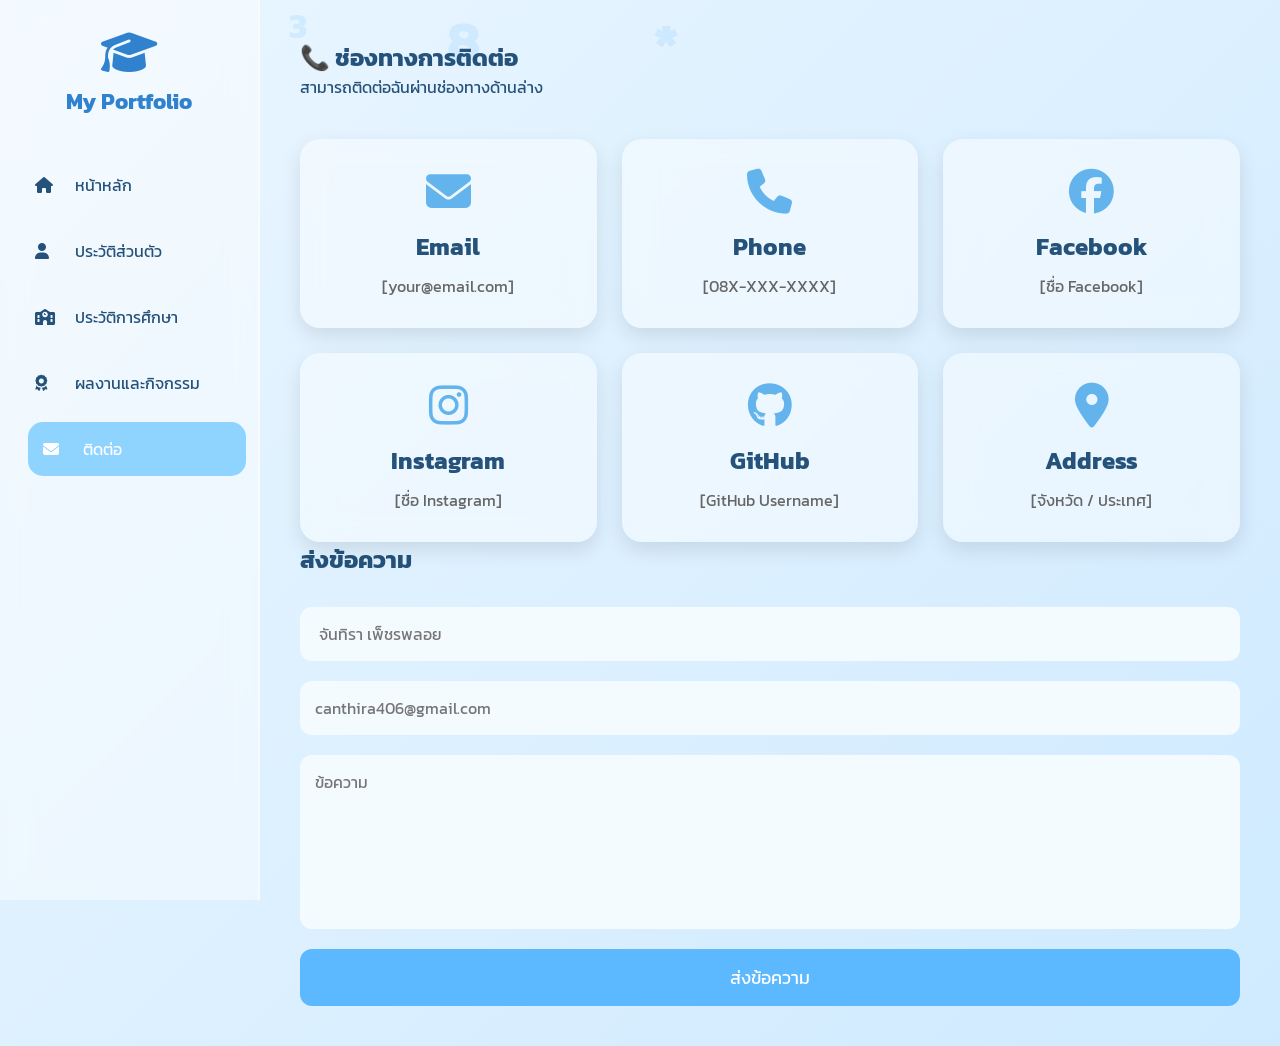
<file: contact.html>
<!DOCTYPE html>
<html lang="th">

<head>

<meta charset="UTF-8">
<meta name="viewport" content="width=device-width, initial-scale=1.0">

<title>Portfolio | Contact</title>

<link href="https://fonts.googleapis.com/css2?family=Kanit:wght@300;400;500;700&display=swap" rel="stylesheet">

<link rel="stylesheet"
href="https://cdnjs.cloudflare.com/ajax/libs/font-awesome/6.5.2/css/all.min.css">

<link rel="stylesheet" href="css/style.css">

</head>

<body>

<div class="background-number"></div>

<!-- Sidebar -->

<aside class="sidebar">

<div class="logo">

<i class="fa-solid fa-graduation-cap"></i>

<h2>My Portfolio</h2>

</div>

<nav>

<a href="index.html">
<i class="fa-solid fa-house"></i>
หน้าหลัก
</a>

<a href="profile.html">
<i class="fa-solid fa-user"></i>
ประวัติส่วนตัว
</a>

<a href="education.html">
<i class="fa-solid fa-school"></i>
ประวัติการศึกษา
</a>

<a href="portfolio.html">
<i class="fa-solid fa-award"></i>
ผลงานและกิจกรรม
</a>

<a href="contact.html" class="active">
<i class="fa-solid fa-envelope"></i>
ติดต่อ
</a>

</nav>

</aside>

<!-- Main -->

<main class="content">

<section class="page-title">

<h1>📞 ช่องทางการติดต่อ</h1>

<p>สามารถติดต่อฉันผ่านช่องทางด้านล่าง</p>

</section>

<section class="contact-grid">

<div class="contact-card">

<i class="fa-solid fa-envelope"></i>

<h2>Email</h2>

<p>[your@email.com]</p>

</div>

<div class="contact-card">

<i class="fa-solid fa-phone"></i>

<h2>Phone</h2>

<p>[08X-XXX-XXXX]</p>

</div>

<div class="contact-card">

<i class="fa-brands fa-facebook"></i>

<h2>Facebook</h2>

<p>[ชื่อ Facebook]</p>

</div>

<div class="contact-card">

<i class="fa-brands fa-instagram"></i>

<h2>Instagram</h2>

<p>[ชื่อ Instagram]</p>

</div>

<div class="contact-card">

<i class="fa-brands fa-github"></i>

<h2>GitHub</h2>

<p>[GitHub Username]</p>

</div>

<div class="contact-card">

<i class="fa-solid fa-location-dot"></i>

<h2>Address</h2>

<p>[จังหวัด / ประเทศ]</p>

</div>

</section>

<!-- Contact Form -->

<section class="glass">

<h2>ส่งข้อความ</h2>

<form>

<input type="text" placeholder=" จันทิรา เพ็ชรพลอย ">

<input type="email" placeholder="canthira406@gmail.com ">

<textarea rows="6" placeholder="ข้อความ"></textarea>

<button type="submit">

ส่งข้อความ

</button>

</form>

</section>

</main>

<script src="js/script.js"></script>

</body>

</html>
</file>
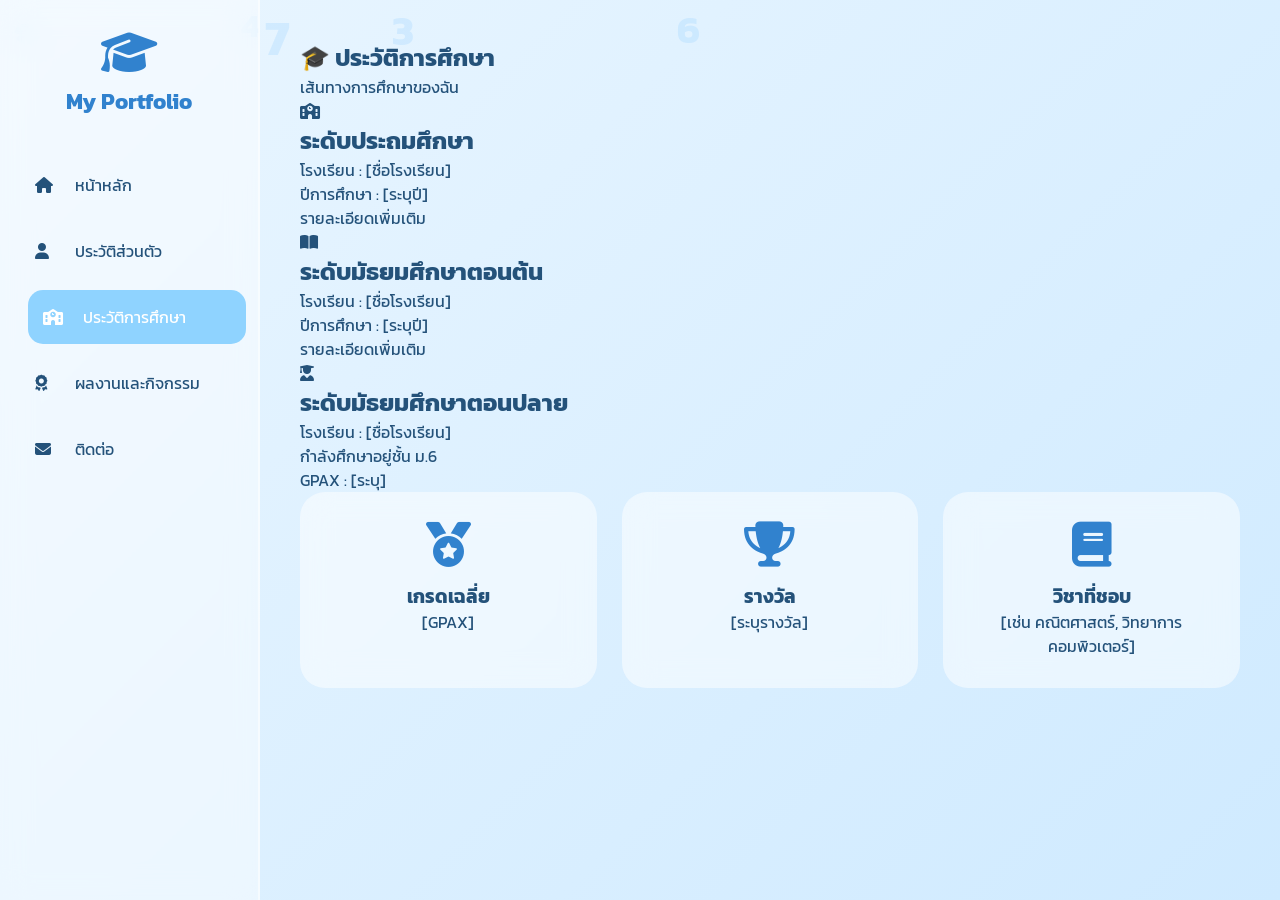
<file: education.html>
<!DOCTYPE html>
<html lang="th">
<head>
    <meta charset="UTF-8">
    <meta name="viewport" content="width=device-width, initial-scale=1.0">
    <title>Portfolio | Education</title>

    <!-- Google Font -->
    <link href="https://fonts.googleapis.com/css2?family=Kanit:wght@300;400;500;700&display=swap" rel="stylesheet">

    <!-- Font Awesome -->
    <link rel="stylesheet"
    href="https://cdnjs.cloudflare.com/ajax/libs/font-awesome/6.5.2/css/all.min.css">

    <link rel="stylesheet" href="css/style.css">
</head>

<body>

<div class="background-number"></div>

<!-- Sidebar -->
<aside class="sidebar">

    <div class="logo">
        <i class="fa-solid fa-graduation-cap"></i>
        <h2>My Portfolio</h2>
    </div>

    <nav>

        <a href="index.html">
            <i class="fa-solid fa-house"></i>
            หน้าหลัก
        </a>

        <a href="profile.html">
            <i class="fa-solid fa-user"></i>
            ประวัติส่วนตัว
        </a>

        <a href="education.html" class="active">
            <i class="fa-solid fa-school"></i>
            ประวัติการศึกษา
        </a>

        <a href="portfolio.html">
            <i class="fa-solid fa-award"></i>
            ผลงานและกิจกรรม
        </a>

        <a href="contact.html">
            <i class="fa-solid fa-envelope"></i>
            ติดต่อ
        </a>

    </nav>

</aside>

<!-- เนื้อหา -->
<main class="content">

    <section class="page-title">

        <h1>🎓 ประวัติการศึกษา</h1>

        <p>เส้นทางการศึกษาของฉัน</p>

    </section>

    <section class="timeline">

        <div class="timeline-item">

            <div class="timeline-icon">
                <i class="fa-solid fa-school"></i>
            </div>

            <div class="timeline-content">

                <h2>ระดับประถมศึกษา</h2>

                <p>โรงเรียน : [ชื่อโรงเรียน]</p>

                <p>ปีการศึกษา : [ระบุปี]</p>

                <p>รายละเอียดเพิ่มเติม</p>

            </div>

        </div>

        <div class="timeline-item">

            <div class="timeline-icon">
                <i class="fa-solid fa-book-open"></i>
            </div>

            <div class="timeline-content">

                <h2>ระดับมัธยมศึกษาตอนต้น</h2>

                <p>โรงเรียน : [ชื่อโรงเรียน]</p>

                <p>ปีการศึกษา : [ระบุปี]</p>

                <p>รายละเอียดเพิ่มเติม</p>

            </div>

        </div>

        <div class="timeline-item">

            <div class="timeline-icon">
                <i class="fa-solid fa-user-graduate"></i>
            </div>

            <div class="timeline-content">

                <h2>ระดับมัธยมศึกษาตอนปลาย</h2>

                <p>โรงเรียน : [ชื่อโรงเรียน]</p>

                <p>กำลังศึกษาอยู่ชั้น ม.6</p>

                <p>GPAX : [ระบุ]</p>

            </div>

        </div>

    </section>

    <section class="cards">

        <div class="card">

            <i class="fa-solid fa-medal"></i>

            <h3>เกรดเฉลี่ย</h3>

            <p>[GPAX]</p>

        </div>

        <div class="card">

            <i class="fa-solid fa-trophy"></i>

            <h3>รางวัล</h3>

            <p>[ระบุรางวัล]</p>

        </div>

        <div class="card">

            <i class="fa-solid fa-book"></i>

            <h3>วิชาที่ชอบ</h3>

            <p>[เช่น คณิตศาสตร์, วิทยาการคอมพิวเตอร์]</p>

        </div>

    </section>

</main>

<script src="js/script.js"></script>

</body>
</html>
</file>
<file: css/style.css>
/* =========================
   ตั้งค่าพื้นฐานเว็บไซต์
========================= */

*{
    margin:0;
    padding:0;
    box-sizing:border-box;
    font-family:'Kanit', sans-serif;
}


body{

    min-height:100vh;

    background:

    linear-gradient(
        135deg,
        #eaf6ff,
        #cfeaff
    );

    color:#24527a;

    overflow-x:hidden;

}



/* =========================
   พื้นหลังตัวเลข
========================= */

.background-number{

    position:fixed;

    width:100%;

    height:100%;

    top:0;

    left:0;

    z-index:-1;

    overflow:hidden;

}



.number{

    position:absolute;

    color:#5bb7ff;

    opacity:0.15;

    font-size:35px;

    font-weight:bold;

    animation:moveNumber linear infinite;

}



@keyframes moveNumber{


0%{

    transform:
    translateY(100vh)
    rotate(0deg);

}


100%{

    transform:
    translateY(-120vh)
    rotate(360deg);

}


}



/* =========================
   Sidebar
========================= */


.sidebar{

    position:fixed;

    left:0;

    top:0;

    width:260px;

    height:100vh;


    background:

    rgba(255,255,255,0.45);


    backdrop-filter:blur(15px);


    border-right:

    2px solid rgba(255,255,255,0.5);


    padding:30px 20px;


    z-index:10;


}



.logo{

    text-align:center;

    color:#3182ce;

    margin-bottom:40px;

}


.logo i{

    font-size:45px;

}



.logo h2{

    margin-top:10px;

    font-size:22px;

}





/* เมนู */


.sidebar nav a{


    display:flex;

    align-items:center;

    gap:15px;


    text-decoration:none;


    color:#24527a;


    padding:15px;


    margin:12px 0;


    border-radius:15px;


    transition:.3s;


}



.sidebar nav a i{

    width:25px;

}



.sidebar nav a:hover,

.sidebar nav .active{


    background:#8fd3ff;


    color:white;


    transform:translateX(8px);


}



/* =========================
   เนื้อหาหลัก
========================= */


.content{


    margin-left:260px;

    padding:40px;


}



/* =========================
   หน้า Home
========================= */


.home{


    min-height:80vh;


    display:flex;


    align-items:center;


    justify-content:center;


    gap:60px;


}




.profile-image img{


    width:260px;


    height:260px;


    object-fit:cover;


    border-radius:50%;


    border:

    8px solid rgba(255,255,255,.6);


    box-shadow:

    0 10px 30px #7ec8ff;


}



.intro{


    max-width:600px;


    background:

    rgba(255,255,255,.45);


    padding:35px;


    border-radius:25px;


    backdrop-filter:blur(15px);


}




.intro h1{

    color:#3182ce;

    font-size:45px;

}



.intro h2{

    font-size:35px;

}



.intro h3{

    color:#4299e1;

}



.intro p{


    margin-top:20px;

    line-height:1.8;


}





/* =========================
   ปุ่ม
========================= */


.button{


    margin-top:25px;

}



.button a{


    display:inline-block;


    padding:12px 25px;


    margin-right:10px;


    border-radius:30px;


    text-decoration:none;


    background:#4299e1;


    color:white;


    transition:.3s;


}



.button a:hover{


    background:#2b6cb0;


    transform:translateY(-5px);


}





/* =========================
   Card
========================= */


.cards{


    display:grid;


    grid-template-columns:

    repeat(3,1fr);


    gap:25px;


}




.card{


    background:

    rgba(255,255,255,.5);


    backdrop-filter:blur(15px);


    padding:30px;


    border-radius:25px;


    text-align:center;


    transition:.3s;


}




.card:hover{


    transform:

    translateY(-10px);


    box-shadow:

    0 15px 30px #9ddcff;


}



.card i{


    font-size:45px;


    color:#3182ce;


    margin-bottom:15px;


}




/* =========================
   Responsive เบื้องต้น
========================= */


@media(max-width:900px){


.sidebar{


    width:80px;


}


.logo h2,

.sidebar span{


    display:none;


}



.content{


    margin-left:80px;


}



.home{


    flex-direction:column;


}



.cards{


    grid-template-columns:1fr;


}


}
/* ===========================
   Portfolio
=========================== */

.portfolio-grid{
    display:grid;
    grid-template-columns:repeat(auto-fit,minmax(320px,1fr));
    gap:30px;
    margin-top:40px;
}

.portfolio-card{
    background:rgba(255,255,255,.45);
    backdrop-filter:blur(15px);
    border-radius:20px;
    overflow:hidden;
    transition:.4s;
    box-shadow:0 10px 30px rgba(0,0,0,.1);
}

.portfolio-card:hover{
    transform:translateY(-10px);
    box-shadow:0 15px 35px rgba(0,0,0,.15);
}

.portfolio-card img{
    width:100%;
    height:220px;
    object-fit:cover;
}

.portfolio-text{
    padding:20px;
}

.portfolio-text h2{
    color:#2b6cb0;
    margin-bottom:10px;
}

.portfolio-text p{
    color:#555;
    line-height:1.7;
}

.portfolio-text a{
    display:inline-block;
    margin-top:15px;
    text-decoration:none;
    background:#7ec8ff;
    color:white;
    padding:10px 20px;
    border-radius:10px;
    transition:.3s;
}

.portfolio-text a:hover{
    background:#4aa8ff;
}
/* ===========================
   Contact
=========================== */

.contact-grid{

display:grid;

grid-template-columns:repeat(auto-fit,minmax(250px,1fr));

gap:25px;

margin-top:40px;

}



.contact-card{

background:rgba(255,255,255,.45);

backdrop-filter:blur(15px);

padding:30px;

border-radius:20px;

text-align:center;

transition:.3s;

box-shadow:0 8px 20px rgba(0,0,0,.1);

}



.contact-card:hover{

transform:translateY(-10px);

}



.contact-card i{

font-size:45px;

color:#63b3ed;

margin-bottom:15px;

}



.contact-card h2{

margin-bottom:10px;

}



.contact-card p{

color:#666;

}
/* ===========================
   Contact Form
=========================== */

form{

display:flex;

flex-direction:column;

gap:20px;

margin-top:30px;

}



input,

textarea{

padding:15px;

border:none;

border-radius:12px;

font-family:'Kanit',sans-serif;

font-size:16px;

background:#f4fbff;

}



textarea{

resize:none;

}



button{

padding:15px;

border:none;

border-radius:12px;

background:#5cb8ff;

color:white;

font-size:18px;

cursor:pointer;

transition:.3s;

}



button:hover{

background:#3399ff;

}
footer{

margin-top:80px;

text-align:center;

padding:30px;

color:#666;

font-size:15px;

}
.portfolio-card
input
textarea
</file>
